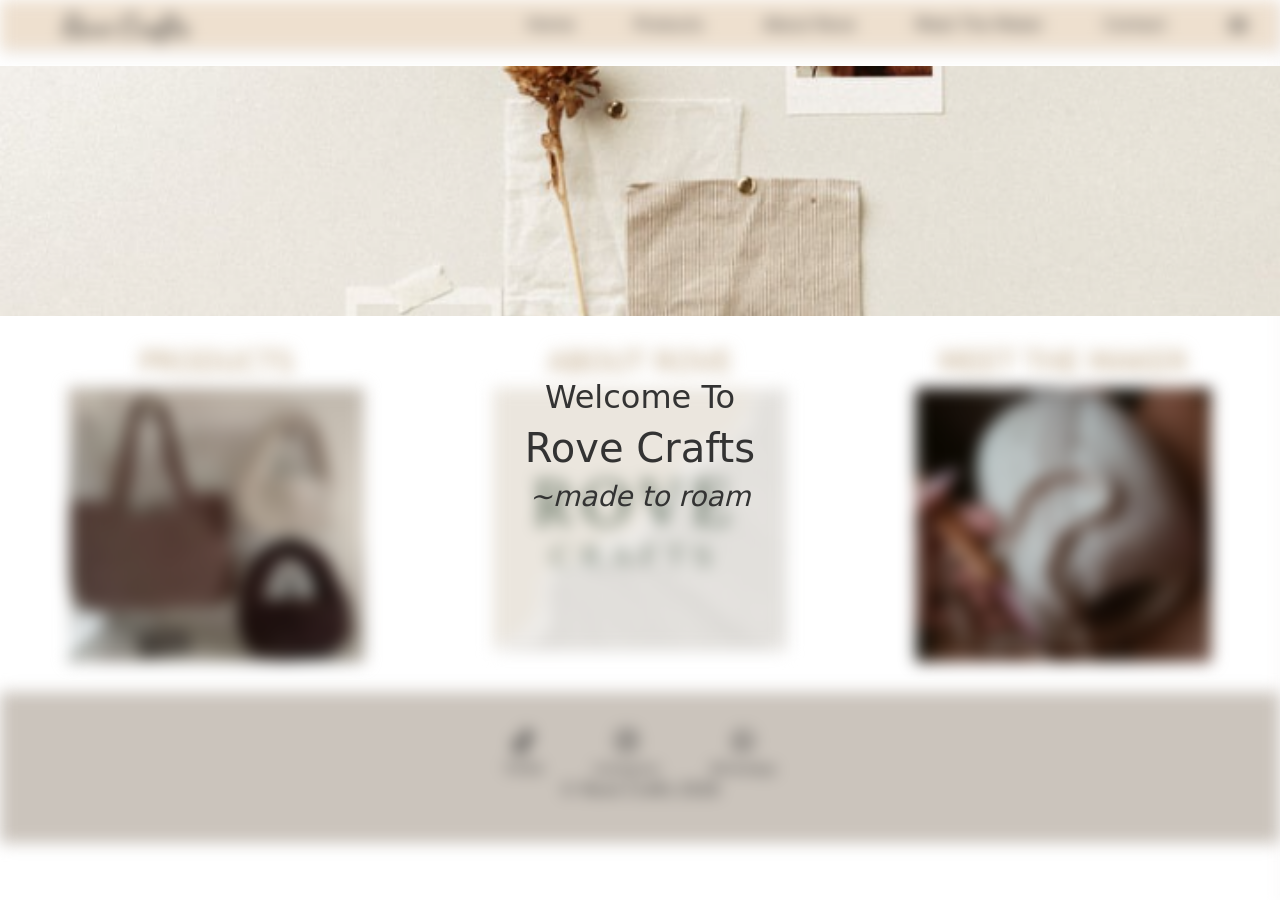
<file: index.html>
<!DOCTYPE html>
<html lang="eng">
    <head>
        <meta charset="UTF-8">
        <meta name="viewport" content="width=device-width, initial-scale=1.0">
        <title>Rove Crafts</title>
        <link rel="preconnect" href="https://fonts.googleapis.com">
        <link rel="preconnect" href="https://fonts.gstatic.com" crossorigin>
        <link href="https://fonts.googleapis.com/css2?family=Dancing+Script:wght@400..700&display=swap" rel="stylesheet">
        <link rel="stylesheet" href="https://cdnjs.cloudflare.com/ajax/libs/font-awesome/6.4.0/css/all.min.css" />
        <link rel="stylesheet" href="style.css">
        <link href="https://cdn.jsdelivr.net/npm/bootstrap@5.3.0/dist/css/bootstrap.min.css" rel="stylesheet">
    </head>
    <body>

      <div id="welcome-screen">
        <div id="welcome-content">
          <h2>Welcome To</h2>
          <h1>Rove Crafts</h1>
          <h3>~made to roam</h3>
        </div>
      </div>

        <header>
            <nav>
                <ul class="sidebar">
                    
                    <li onclick=hideSidebar()><a href="#"><svg xmlns="http://www.w3.org/2000/svg" height="24px" viewBox="0 -960 960 960" width="24px" fill="#1f1f1f"><path d="m256-200-56-56 224-224-224-224 56-56 224 224 224-224 56 56-224 224 224 224-56 56-224-224-224 224Z"/></svg></a></li>
                    <li><a href="index.html">Home</a> </li>
                    <li><a href="products.html">Products</a></li>
                    <li><a href="about.html">About Rove</a></li>             
                    <li><a href="maker.html">Meet The Maker</a></li>
                    <li><a href="contact.html">Contact</a></li>
                </ul>
                <ul>
                    <li class="logo"><a href="#">Rove Crafts</a></li>
                    <li class="hideOnMobile"><a href="index.html">Home</a></li>
                    <li class="hideOnMobile"><a href="products.html">Products</a></li>
                    <li class="hideOnMobile"><a href="about.html">About Rove</a></li>             
                    <li class="hideOnMobile"><a href="maker.html">Meet The Maker</a></li>
                    <li class="hideOnMobile"><a href="contact.html">Contact</a></li>
                    <li onclick=showSidebar()><a href="#"><svg xmlns="http://www.w3.org/2000/svg" height="24px" viewBox="0 -960 960 960" width="24px" fill="#1f1f1f"><path d="M120-240v-80h720v80H120Zm0-200v-80h720v80H120Zm0-200v-80h720v80H120Z"/></svg></a></li>
                </ul> 
            </nav>   
        </header>

        <div class="page-banner">
            <img src="homepage.png" alt="Page banner" />
        </div> 
 
        
        <main>
            
 
       <section>
    <div class="home-row">

      <div class="home-column">
        <a href="products.html">
          <h3>PRODUCTS</h3>
          <img src="productsphoto.jpg" width="75%" />
        </a>
      </div>

      <div class="home-column">
        <a href="about.html">
          <h3>ABOUT ROVE</h3>
          <img src="aboutphoto.png" width="75%" />
        </a>
      </div>

      <div class="home-column">
        <a href="maker.html">
          <h3>MEET THE MAKER</h3>
          <img src="makerphoto.jpg" width="75%" />
        </a>
      </div>

    </div>
  </section>
    </main>

    <footer>
      <div class="footer-socials">
        <a href="https://tiktok.com/@rovecrafts" target="_blank">
          <i class="fa-brands fa-tiktok"></i>
          <span>TikTok</span>
        </a>
        
        <a href="https://instagram.com/rovecrafts" target="_blank">
          <i class="fa-brands fa-instagram"></i>
          <span>Instagram</span>
        </a>
        
        <a href="https://wa.me/26773376600" target="_blank">
          <i class="fa-brands fa-whatsapp"></i>
          <span>WhatsApp</span>
        </a>
      </div>

      <p>&copy; Rove Crafts 2026 </p>

    </footer>

    <script src="script.js"></script>
    <script src="https://cdn.jsdelivr.net/npm/bootstrap@5.3.0/dist/js/bootstrap.bundle.min.js"></script>

    </body>

</html>
</file>
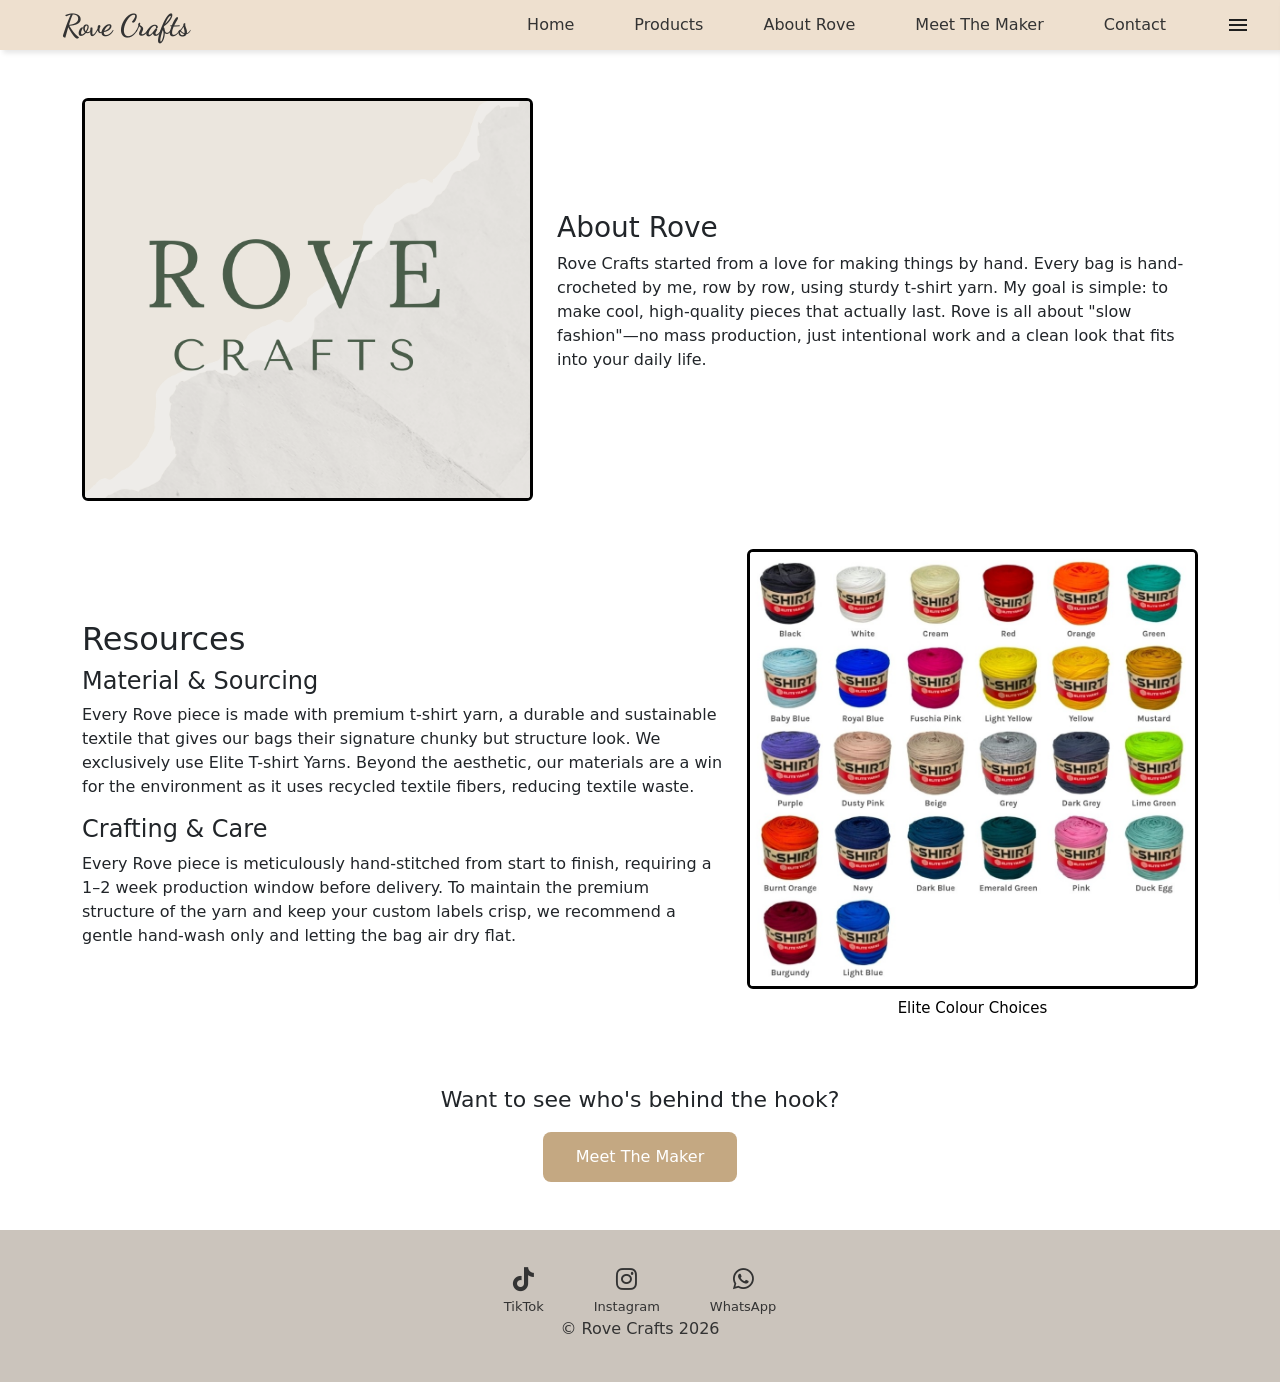
<file: about.html>
<!DOCTYPE html>
<html lang="eng">
    <head>
        <meta charset="UTF-8">
        <meta name="viewport" content="width=device-width, initial-scale=1.0">
        <title>Rove Crafts</title>
        <link rel="preconnect" href="https://fonts.googleapis.com">
        <link rel="preconnect" href="https://fonts.gstatic.com" crossorigin>
        <link href="https://fonts.googleapis.com/css2?family=Dancing+Script:wght@400..700&display=swap" rel="stylesheet">
        <link rel="stylesheet" href="https://cdnjs.cloudflare.com/ajax/libs/font-awesome/6.4.0/css/all.min.css" />
        <link rel="stylesheet" href="style.css">
        <link href="https://cdn.jsdelivr.net/npm/bootstrap@5.3.0/dist/css/bootstrap.min.css" rel="stylesheet">
    </head>
    <body>
        <header>
             <nav>
                <ul class="sidebar">
                    
                    <li onclick=hideSidebar()><a href="#"><svg xmlns="http://www.w3.org/2000/svg" height="24px" viewBox="0 -960 960 960" width="24px" fill="#1f1f1f"><path d="m256-200-56-56 224-224-224-224 56-56 224 224 224-224 56 56-224 224 224 224-56 56-224-224-224 224Z"/></svg></a></li>
                    <li><a href="index.html">Home</a> </li>
                    <li><a href="products.html">Products</a></li>
                    <li><a href="about.html">About Rove</a></li>             
                    <li><a href="maker.html">Meet The Maker</a></li>
                    <li><a href="contact.html">Contact</a></li>
                </ul>
                <ul>
                    <li class="logo"><a href="#">Rove Crafts</a></li>
                    <li class="hideOnMobile"><a href="index.html">Home</a></li>
                    <li class="hideOnMobile"><a href="products.html">Products</a></li>
                    <li class="hideOnMobile"><a href="about.html">About Rove</a></li>             
                    <li class="hideOnMobile"><a href="maker.html">Meet The Maker</a></li>
                    <li class="hideOnMobile"><a href="contact.html">Contact</a></li>
                    <li onclick=showSidebar()><a href="#"><svg xmlns="http://www.w3.org/2000/svg" height="24px" viewBox="0 -960 960 960" width="24px" fill="#1f1f1f"><path d="M120-240v-80h720v80H120Zm0-200v-80h720v80H120Zm0-200v-80h720v80H120Z"/></svg></a></li>
                </ul> 
            </nav>   
        </header>

        <main>
            <div class="container my-5">
                <div class="row align-items-center g-4">

                    <div class="col-12 col-md-5">
                        <img src="aboutphoto.png" alt="Rove Crafts Logo"
                        class="img-fluid rounded bordered-img"/>
                    </div>

                    <div class="col-12 col-md-7">
                        <h3>About Rove</h3>
                        <p>Rove Crafts started from a love for making things by hand. 
                            Every bag is hand-crocheted by me, row by row, using sturdy t-shirt yarn.
                             My goal is simple: to make cool, high-quality pieces that actually last. 
                             Rove is all about "slow fashion"—no mass production, just intentional work and a clean 
                             look that fits into your daily life. </p>
                    </div>
                </div>
            </div>

             <div class="container my-5">
                <div class="row align-items-center g-4">
                    <div class="col-12 col-md-7">
                        <h2>Resources</h2>
                        <h4>Material & Sourcing</h4>
                        <p>Every Rove piece is made with premium t-shirt yarn, a durable and sustainable textile
                            that gives our bags their signature chunky but structure look. We exclusively use Elite T-shirt Yarns. 
                            Beyond the aesthetic, our materials are a win for the environment as it uses recycled textile fibers, reducing textile waste.
                        </p>

                        <h4>Crafting & Care</h4>
                        <p>Every Rove piece is meticulously hand-stitched from start to finish, requiring a 1–2 week production window before delivery. 
                            To maintain the premium structure of the yarn and keep your custom labels crisp, we recommend a gentle hand-wash only and
                            letting the bag air dry flat.
                        </p>
                    </div>
                    
                    <div class="col-12 col-md-5">
                        <img src="tshirtyarn.jpg" alt="Tshirt Yarn"
                        class="img-fluid rounded bordered-img" />
                        <p style="font-size: 15px; font-weight: 500; color:black; margin-top: 8px; text-align: center;">Elite Colour Choices</p>
                    </div>
                </div>
            </div>


            <div class="text-center my-5">
                <p style="font-size: 22px; font-weight: 500; margin-bottom: 16px;">
                   Want to see who's behind the hook?
                </p>
                <a href="maker.html" class="btn" 
                 style="background-color: #c4a882; color: #fff; font-size: 16px; padding: 12px 32px; border-radius: 8px;">
                  Meet The Maker
                </a>
            </div>
        </main>
        
        <footer> 
            <div class="footer-socials">
                <a href="https://tiktok.com/@yourpage" target="_blank">
                    <i class="fa-brands fa-tiktok"></i>
                    <span>TikTok</span>
                </a>
                
                <a href="https://instagram.com/yourpage" target="_blank">
                    <i class="fa-brands fa-instagram"></i>
                    <span>Instagram</span>
                </a>
                
                <a href="https://wa.me/26771234567" target="_blank">
                    <i class="fa-brands fa-whatsapp"></i>
                    <span>WhatsApp</span>
                </a>
            </div>
            
            <p>&copy; Rove Crafts 2026 </p>
        </footer>

        <script src="script.js"></script>
        <script src="https://cdn.jsdelivr.net/npm/bootstrap@5.3.0/dist/js/bootstrap.bundle.min.js"></script>

    </body>
</html>
</file>
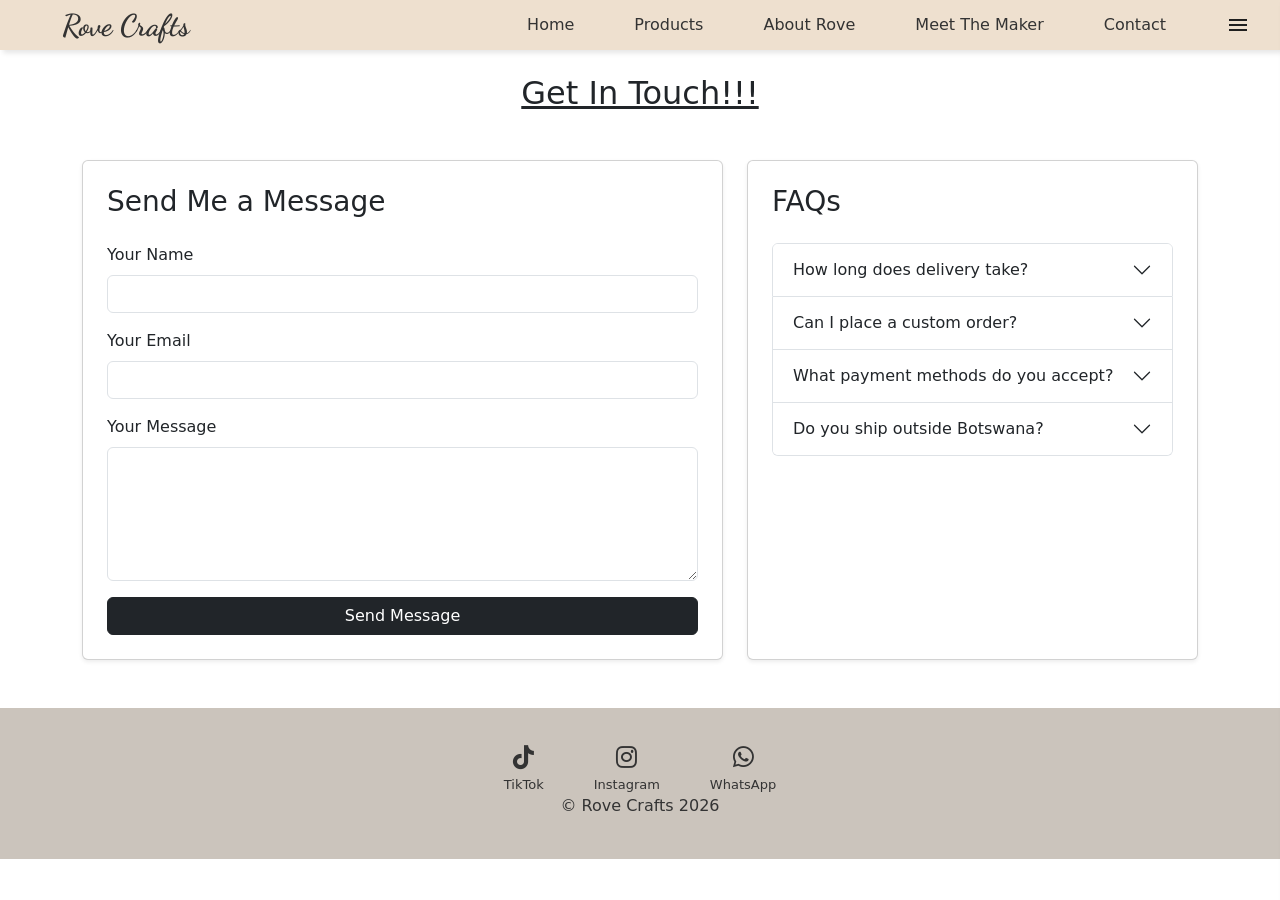
<file: contact.html>
<!DOCTYPE html>
<html lang="eng">
    <head>
        <meta charset="UTF-8">
        <meta name="viewport" content="width=device-width, initial-scale=1.0">
        <title>Rove Crafts</title>
        <link rel="preconnect" href="https://fonts.googleapis.com">
        <link rel="preconnect" href="https://fonts.gstatic.com" crossorigin>
        <link href="https://fonts.googleapis.com/css2?family=Dancing+Script:wght@400..700&display=swap" rel="stylesheet">
        <link rel="stylesheet" href="https://cdnjs.cloudflare.com/ajax/libs/font-awesome/6.4.0/css/all.min.css" />
        <link rel="stylesheet" href="style.css">
        <link href="https://cdn.jsdelivr.net/npm/bootstrap@5.3.0/dist/css/bootstrap.min.css" rel="stylesheet">
    </head>
    <body>
        <header> 
             <nav>
                <ul class="sidebar">
                    
                    <li onclick=hideSidebar()><a href="#"><svg xmlns="http://www.w3.org/2000/svg" height="24px" viewBox="0 -960 960 960" width="24px" fill="#1f1f1f"><path d="m256-200-56-56 224-224-224-224 56-56 224 224 224-224 56 56-224 224 224 224-56 56-224-224-224 224Z"/></svg></a></li>
                    <li><a href="index.html">Home</a> </li>
                    <li><a href="products.html">Products</a></li>
                    <li><a href="about.html">About Rove</a></li>             
                    <li><a href="maker.html">Meet The Maker</a></li>
                    <li><a href="contact.html">Contact</a></li>
                </ul>
                <ul>
                    <li class="logo"><a href="#">Rove Crafts</a></li>
                    <li class="hideOnMobile"><a href="index.html">Home</a></li>
                    <li class="hideOnMobile"><a href="products.html">Products</a></li>
                    <li class="hideOnMobile"><a href="about.html">About Rove</a></li>             
                    <li class="hideOnMobile"><a href="maker.html">Meet The Maker</a></li>
                    <li class="hideOnMobile"><a href="contact.html">Contact</a></li>
                    <li onclick=showSidebar()><a href="#"><svg xmlns="http://www.w3.org/2000/svg" height="24px" viewBox="0 -960 960 960" width="24px" fill="#1f1f1f"><path d="M120-240v-80h720v80H120Zm0-200v-80h720v80H120Zm0-200v-80h720v80H120Z"/></svg></a></li>
                </ul> 
            </nav>   
        </header>   

        <main>
            <h2 class="text-center mt-4 mb-2"><u>Get In Touch!!!</u></h2>
            <div class="container my-5">
              <div class="row g-4">
                
                <div class="col-lg-7 col-md-6">
                  <div class="card p-4 shadow-sm">
                    <h3 class="mb-4">Send Me a Message</h3>
                    <form action="https://formspree.io/f/mgoqolvv" method="POST">
                      
                      <div class="mb-3">
                         <label class="form-label">Your Name</label>
                         <input type="text" class="form-control" name="name" required />
                      </div>
                      
                      <div class="mb-3">
                        <label class="form-label">Your Email</label>
                        <input type="email" class="form-control" name="email" required />
                      </div>
                      
                      <div class="mb-3">
                        <label class="form-label">Your Message</label>
                        <textarea class="form-control" name="message" rows="5" required></textarea>
                      </div>
                      
                      <button type="submit" class="btn btn-dark w-100">Send Message</button>

                    </form>
                  </div>
                </div>
                
                <div class="col-lg-5 col-md-6">
                  <div class="card p-4 shadow-sm h-100">
                    <h3 class="mb-4">FAQs</h3>
                    <div class="accordion" id="faqAccordion">
                      <div class="accordion-item">
                        <h2 class="accordion-header">
                          <button class="accordion-button collapsed" type="button"
                          data-bs-toggle="collapse"
                          data-bs-target="#faq1">
                          How long does delivery take?
                        </button>
                      
                      </h2>
                      <div id="faq1" class="accordion-collapse collapse"
                       data-bs-parent="#faqAccordion">
                       <div class="accordion-body">
                         Delivery takes 1-3 business days depending on your location.
                       </div>
                      </div>
                    </div>

              <div class="accordion-item">
                <h2 class="accordion-header">
                  <button class="accordion-button collapsed" type="button"
                    data-bs-toggle="collapse"
                    data-bs-target="#faq2">
                    Can I place a custom order?
                  </button>
                </h2>
                <div id="faq2" class="accordion-collapse collapse"
                  data-bs-parent="#faqAccordion">
                  <div class="accordion-body">
                    Yes! Send me a message on WhatsApp with your custom request and I'll get back to you.
                  </div>
                </div>
              </div>

              <div class="accordion-item">
                <h2 class="accordion-header">
                  <button class="accordion-button collapsed" type="button"
                   data-bs-toggle="collapse"
                   data-bs-target="#faq3">What payment methods do you accept?
                  </button>
                </h2>
                <div id="faq3" class="accordion-collapse collapse"
                  data-bs-parent="#faqAccordion">
                  <div class="accordion-body">
                    We accept bank transfer and cash on delivery.
                  </div>
                </div>
             </div>

              <div class="accordion-item">
                <h2 class="accordion-header">
                  <button class="accordion-button collapsed" type="button"
                    data-bs-toggle="collapse"
                    data-bs-target="#faq4">
                    Do you ship outside Botswana?
                  </button>
                </h2>
                <div id="faq4" class="accordion-collapse collapse"
                  data-bs-parent="#faqAccordion">
                  <div class="accordion-body">
                    Currently we only deliver within Botswana.
                  </div>
                </div>
              </div>
            </div>
          </div>

       </main>

        <footer> 
           
          <div class="footer-socials">
            <a href="https://tiktok.com/@rovecrafts" target="_blank">
              <i class="fa-brands fa-tiktok"></i>
              <span>TikTok</span>
            </a>
            
            <a href="https://instagram.com/rovecrafts" target="_blank">
              <i class="fa-brands fa-instagram"></i>
              <span>Instagram</span>
            </a>

            <a href="https://wa.me/26773376600" target="_blank">
              <i class="fa-brands fa-whatsapp"></i>
              <span>WhatsApp</span>
            </a>

          </div>

          <p>&copy; Rove Crafts 2026 </p>
        </footer>

        <script src="script.js"></script>
        <script src="https://cdn.jsdelivr.net/npm/bootstrap@5.3.0/dist/js/bootstrap.bundle.min.js"></script>
    </body>
</html>
</file>
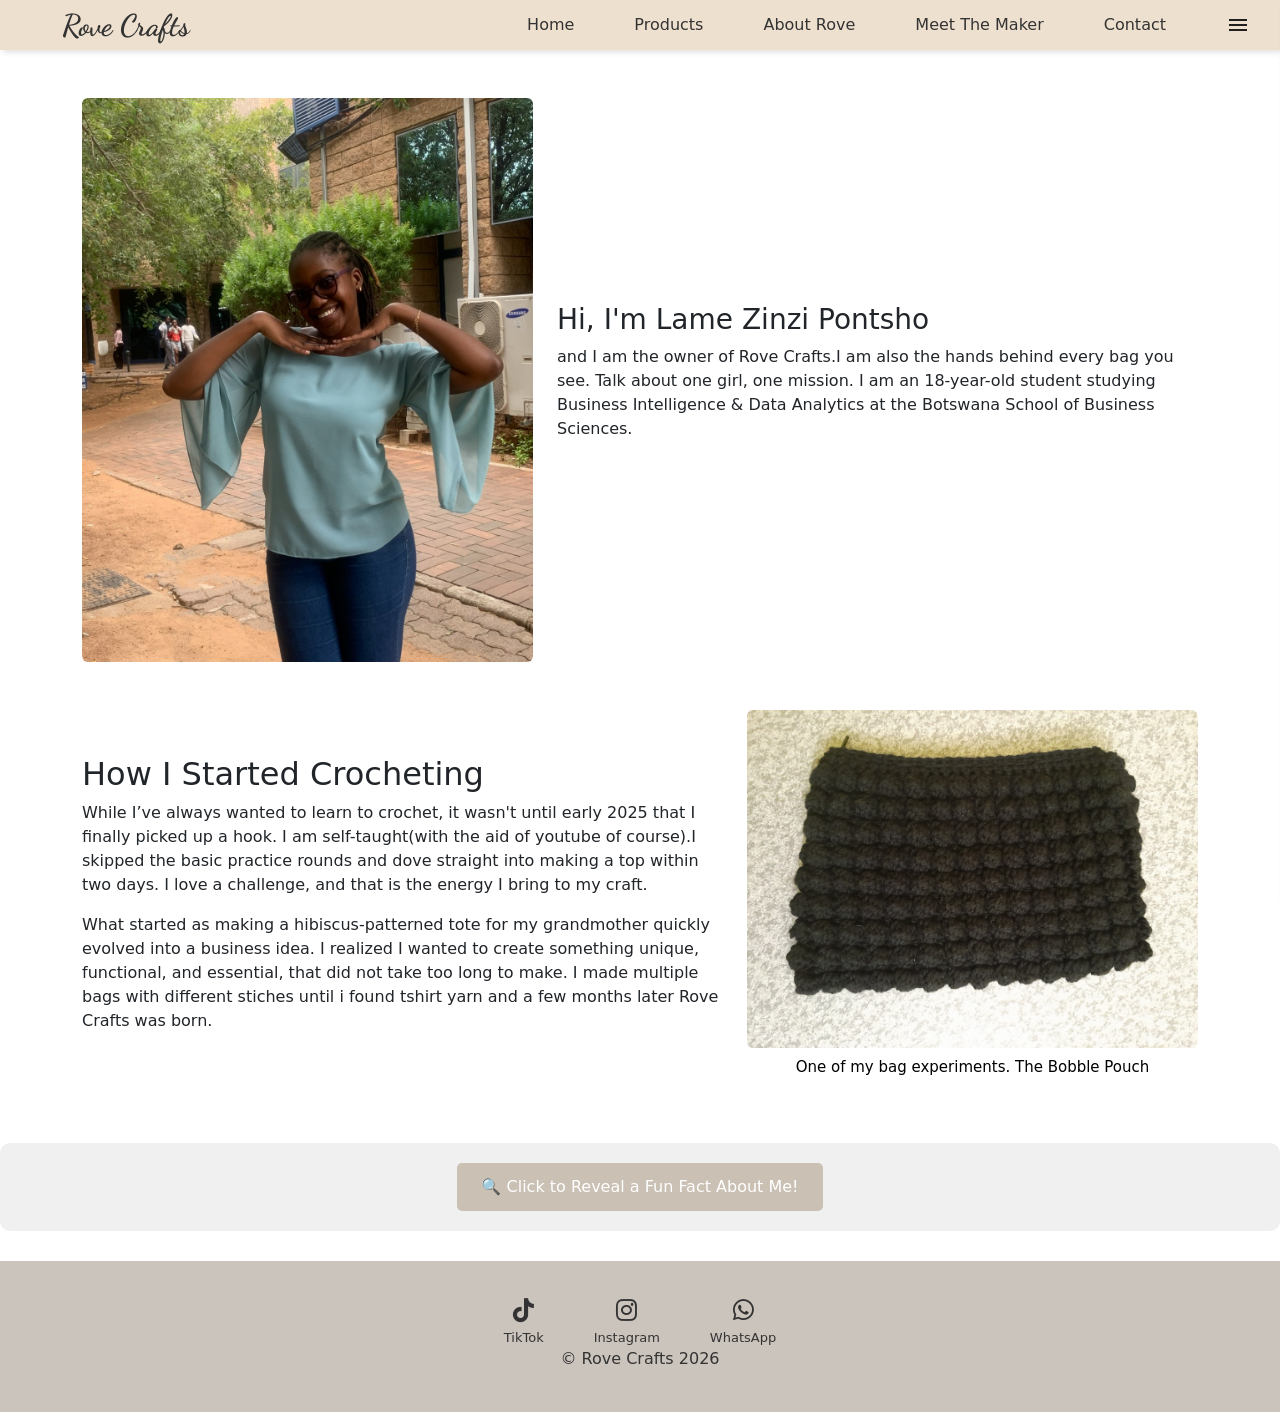
<file: maker.html>
<!DOCTYPE html>
<html lang="eng">
    <head>
        <meta charset="UTF-8">
        <meta name="viewport" content="width=device-width, initial-scale=1.0">
        <title>Rove Crafts</title>
        <link rel="preconnect" href="https://fonts.googleapis.com">
        <link rel="preconnect" href="https://fonts.gstatic.com" crossorigin>
        <link href="https://fonts.googleapis.com/css2?family=Dancing+Script:wght@400..700&display=swap" rel="stylesheet">
        <link rel="stylesheet" href="https://cdnjs.cloudflare.com/ajax/libs/font-awesome/6.4.0/css/all.min.css" />
        <link rel="stylesheet" href="style.css">
        <link href="https://cdn.jsdelivr.net/npm/bootstrap@5.3.0/dist/css/bootstrap.min.css" rel="stylesheet">
    </head>
    <body>
        <header>
            <nav>
                <ul class="sidebar">
                    
                    <li onclick=hideSidebar()><a href="#"><svg xmlns="http://www.w3.org/2000/svg" height="24px" viewBox="0 -960 960 960" width="24px" fill="#1f1f1f"><path d="m256-200-56-56 224-224-224-224 56-56 224 224 224-224 56 56-224 224 224 224-56 56-224-224-224 224Z"/></svg></a></li>
                    <li><a href="index.html">Home</a> </li>
                    <li><a href="products.html">Products</a></li>
                    <li><a href="about.html">About Rove</a></li>             
                    <li><a href="maker.html">Meet The Maker</a></li>
                    <li><a href="contact.html">Contact</a></li>
                </ul>
                <ul>
                    <li class="logo"><a href="#">Rove Crafts</a></li>
                    <li class="hideOnMobile"><a href="index.html">Home</a></li>
                    <li class="hideOnMobile"><a href="products.html">Products</a></li>
                    <li class="hideOnMobile"><a href="about.html">About Rove</a></li>             
                    <li class="hideOnMobile"><a href="maker.html">Meet The Maker</a></li>
                    <li class="hideOnMobile"><a href="contact.html">Contact</a></li>
                    <li onclick=showSidebar()><a href="#"><svg xmlns="http://www.w3.org/2000/svg" height="24px" viewBox="0 -960 960 960" width="24px" fill="#1f1f1f"><path d="M120-240v-80h720v80H120Zm0-200v-80h720v80H120Zm0-200v-80h720v80H120Z"/></svg></a></li>
                </ul> 
            </nav>   
        </header>
        <main>
            <div class="container my-5">
                <div class="row align-items-center g-4">

                    <div class="col-12 col-md-5">
                        <img src="myphoto.jpg" alt="The Maker"
                        class="img-fluid rounded"/>
                    </div>

                    <div class="col-12 col-md-7">
                        <h3>Hi, I'm Lame Zinzi Pontsho</h3>
                        <p>and I am the owner of Rove Crafts.I am also the hands behind every bag you see. Talk about one girl, one mission.
                        I am an 18-year-old student studying Business Intelligence & Data Analytics at the Botswana School of Business Sciences. </p>
                    </div>
                </div>
            </div>
            
            <div class="container my-5">
                <div class="row align-items-center g-4">
                    <div class="col-12 col-md-7">
                        <h2>How I Started Crocheting</h2>
                        <p>While I’ve always wanted to learn to crochet, it wasn't until early 2025 that I finally picked up a hook.
                            I am self-taught(with the aid of youtube of course).I skipped the basic practice rounds and dove straight into
                            making a top within two days. I love a challenge, and that is the energy I bring to my craft.</p>
                        <p> What started as making a hibiscus-patterned tote for my grandmother quickly evolved into a business idea. I realized I wanted to create something unique,
                           functional, and essential, that did not take too long to make. I made multiple bags with different stiches until i found tshirt yarn and a few months later 
                            Rove Crafts was born.</p>
                    </div>
                    
                    <div class="col-12 col-md-5">
                        <img src="crochetpouch.jpg" alt="Crochet Pouch"
                        class="img-fluid rounded" />
                        <p style="font-size: 15px; font-weight: 500; color:black; margin-top: 8px; text-align: center;">One of my bag experiments. The Bobble Pouch</p>
                    </div>
                </div>
            </div>

            
            <div class="fun-fact-container"> 
                <button id="reveal-fact">&#128269; Click to Reveal a Fun Fact About Me!</button> 
                <p id="fun-fact" class="hidden-fact">My MBTI is ISTP</p> 
            </div> 
            
        </main>
        <footer>
            <div class="footer-socials">
                <a href="https://tiktok.com/@rovecrafts" target="_blank">
                    <i class="fa-brands fa-tiktok"></i>
                    <span>TikTok</span>
                </a>
                
                <a href="https://instagram.com/rovecrafts" target="_blank">
                    <i class="fa-brands fa-instagram"></i>
                    <span>Instagram</span>
                </a>
                
                <a href="https://wa.me/26773376600" target="_blank">
                    <i class="fa-brands fa-whatsapp"></i>
                    <span>WhatsApp</span>
                </a>
            </div>
            
            <p>&copy; Rove Crafts 2026 </p>

        </footer>
        <script src="script.js"></script>
        <script src="https://cdn.jsdelivr.net/npm/bootstrap@5.3.0/dist/js/bootstrap.bundle.min.js"></script>

    </body>
</html>
</file>
<file: style.css>
*{
    margin: 0;
    padding: 0;
    box-sizing: border-box; 
}
html, body {
  overflow-x: hidden;      /* ← stops horizontal overflow */
  width: 100%;
}

body {
    min-height: 100vh;
    font-family: 'Segoe UI', Tahoma, Geneva, Verdana, sans-serif;
    background-color: #f8f7f6;
    color: #333;
}
#welcome-screen {
  position: fixed;
  inset: 0;
  width:100%;
  height:100%;
  z-index: 99999;
  display: flex;
  align-items: center;
  justify-content: center;
  flex-direction: column;
  transition: opacity 0.8s ease;
  overflow: hidden;
}

#welcome-screen.fade-out {
  opacity: 0;
  pointer-events: none;
}

#welcome-content {
  text-align: center;
  color: #333;
  width: 100%;
  padding: 0 20px;        /* ← stops text touching screen edges */
  box-sizing: border-box;
}

#welcome-content h2 {
  opacity: 0;
  transform: translateY(20px);
  animation: slideUp 0.8s ease 0s forwards;
}

#welcome-content h1 {
  opacity: 0;
  transform: translateY(20px);
  animation: slideUp 0.8s ease 0.3s forwards;
}

#welcome-content h3 {
  opacity: 0;
  font-style: italic;
  transform: translateY(20px);
  animation: slideUp 0.8s ease 0.6s forwards;
}

@keyframes slideUp {
  to {
    opacity: 1;
    transform: translateY(0);
  }
}

body.blurred header,
body.blurred main,
body.blurred footer {
  filter: blur(8px);
  transition: filter 0.8s ease;
}

.logo{
  font-family: 'Dancing Script', cursive;
  font-size: 30px;
  font-weight: 700;
  color: #333;
}


nav{
    background-color: rgb(238, 224, 207);
    box-shadow: 3px 3px 5px rgba(0, 0, 0, 0.1) ;
}
nav ul{
    width: 100%;
    list-style: none;
    display: flex;5
    justify-content: flex-end;
    align-items: center;

}

nav li {
     height: 50px;
}
nav a{
    height: 100%;
    padding: 0 30px;
    text-decoration: none;
    display: flex;
    align-items: center;
    color: #333;
}
nav a:hover{
    background-color:  rgb(179, 179, 172) ;
}
nav li:first-child{
    margin-right: auto;
}
.sidebar{
    position: fixed;
    top: 0;
    right: 0;
    height: 100vh;
    width: 250px;
    z-index: 999;
    background-color: #f8f7f6b1;
    backdrop-filter: blur(10px);
    box-shadow: 3px 3px 5px rgba(0, 0, 0, 0.1) ;
    display: flex;
    flex-direction: column;
    align-items: flex-start;
    justify-content: flex-start;
    transition: transform 0.3s ease;
     transform: translateX(100%);
}

.sidebar.active {
  transform: translateX(0);
}

.sidebar li{
    width: 100%;
}
.sidebar a{
    width:100;
}

@media(max-width: 800px){
    .hideOnMobile{
        display: none;
    }
}

.home-row {
  display: flex;
  justify-content: center;
  gap: 30px;
  padding: 30px 20px;
}

.home-column {
  flex: 1;
  max-width: 400px;
  text-align: center;
}

.home-column a {
  color: #bca27e;           
  text-decoration: none;
}

.home-column a:hover {
  color: #754913;           
}

.column img {
  width: 75%;
  aspect-ratio: 1 / 1;
  object-fit: cover;
  border-radius: 10px;
  background: #d0d0d0;
  display: block;
  margin: 0 auto;
  transition: opacity 0.2s;
}

.column img:hover {
  opacity: 0.60;
}


@media (max-width: 600px) {
  .home-row {
    flex-direction: column;
    align-items: center;
  }

  .home-column {
    max-width: 80%;
  }
}

.page-banner {
  position: relative;
  width: 100%;
  height: 250px;      
  overflow: hidden;
}

.page-banner img {
  width: 100%;
  height: 100%;
  object-fit: cover;
  display: block;
}

@media (max-width: 768px) {
  .page-banner {
    height: 160px;
  }

  .page-banner .banner-text h1 {
    font-size: 22px;
  }
}

.page-banner .banner-text {
  position: absolute;
  top: 50%;
  left: 50%;
  transform: translate(-50%, -50%);
  text-align: center;
  color: white;
  text-shadow: 1px 1px 4px rgba(0,0,0,0.6);
}

.page-banner .banner-text h1 {
  font-size: 70px;
  font-weight: 700;
  color: #f8f7f6;
  -webkit-text-stroke: 2px #333;
}

@media (max-width: 480px) {
  .page-banner .banner-text h1 {
    -webkit-text-stroke: 0px;        
    color: white;                   
    }
}

.product-card {
  background: #fff;
  border: 1px solid #e0e0e0;
  border-radius: 10px;
  transition: transform 0.2s, box-shadow 0.2s;
}

.product-card:hover {
  transform: translateY(-3px);
  box-shadow: 0 8px 24px rgba(0, 0, 0, 0.08);
}

.product-card img {
  width: 100%;
  height: 320px;
  object-fit: cover;
  display: block;
  cursor: pointer;
  background: #eee;
}

.product-card .info {
  padding: 12px 14px 14px;
}

.product-card .price {
  font-size: 18px;
  font-weight: 500;
  color: black;      
  margin-bottom: 4px;
}

.product-card .size {
  font-size: 16px;
  color: black;
  margin-bottom: 6px;
}

.product-card .description {
  font-size: 16px;
  color: black;
  line-height: 1.5;
  margin-bottom: 12px;
}

.order-btn {
  display: block;
  width: 100%;
  text-align: center;
  background: #2979ff;
  color: #fff;
  font-size: 13px;
  font-weight: 500;
  padding: 9px 0;
  border-radius: 6px;
  text-decoration: none;
  transition: background 0.2s;
}

#lightbox {
  display: none;
  position: fixed;
  inset: 0;
  background: rgba(0, 0, 0, 0.85);
  backdrop-filter: blur(6px);
  z-index: 9999;
  align-items: center;
  justify-content: center;
  cursor: pointer;
}

#lightbox.active {
  display: flex;
}

#lightbox img {
  max-width: 90%;
  max-height: 85vh;
  border-radius: 12px;
  object-fit: contain;
  cursor: default;
}

#lightbox-close {
  position: fixed;
  top: 20px;
  right: 30px;
  font-size: 40px;
  color: #fff;
  cursor: pointer;
  line-height: 1;
}

.maker-img {
  width: 100%;
  border-radius: 12px;
  object-fit: cover;
}

.bordered-img {
  border: 3px solid black;   /* ← your brown color */
  border-radius: 12px;
  padding: 0px;
}

.fun-fact-container { 
    margin: 30px 0; 
    padding: 20px; 
    background-color: #f0f0f0; 
    border-radius: 10px; 
    text-align: center; 
} 

#reveal-fact { 
    background-color: #cac0b4; 
    color: white; 
    border: none; 
    padding: 12px 24px; 
    font-size: 16px; 
    border-radius: 5px; 
    cursor: pointer; 
    transition: background-color 0.3s; 
} 

#reveal-fact:hover { 
    background-color: #cac0b4; 
} 

.hidden-fact { 
    display: none; 
    font-size: 18px; 
    margin-top: 20px; 
    padding: 15px; 
    background-color: white; 
    border-radius: 5px; 
    animation: fadeIn 0.5s; 
} 

.hidden-fact.show { 
    display: block; 
} 

@keyframes fadeIn { 
    from { opacity: 0; transform: translateY(-10px); } 
    to   { opacity: 1; transform: translateY(0); } 

} 

footer{
    background-color: #cbc4bc;
    padding: 25px;
    text-align: center;
    color: #333;
}

.footer-socials {
  display: flex;
  justify-content: center;
  gap: 50px;
  margin-top: 12px;
}

.footer-socials a {
  display: flex;
  flex-direction: column;
  align-items: center;
  gap: 6px;
  text-decoration: none;
  color: #333;
  font-size: 13px;
  transition: color 0.2s;
}

.footer-socials a:hover {
  color: #c4a882;
}

.footer-socials i {
  font-size: 24px;
</file>
